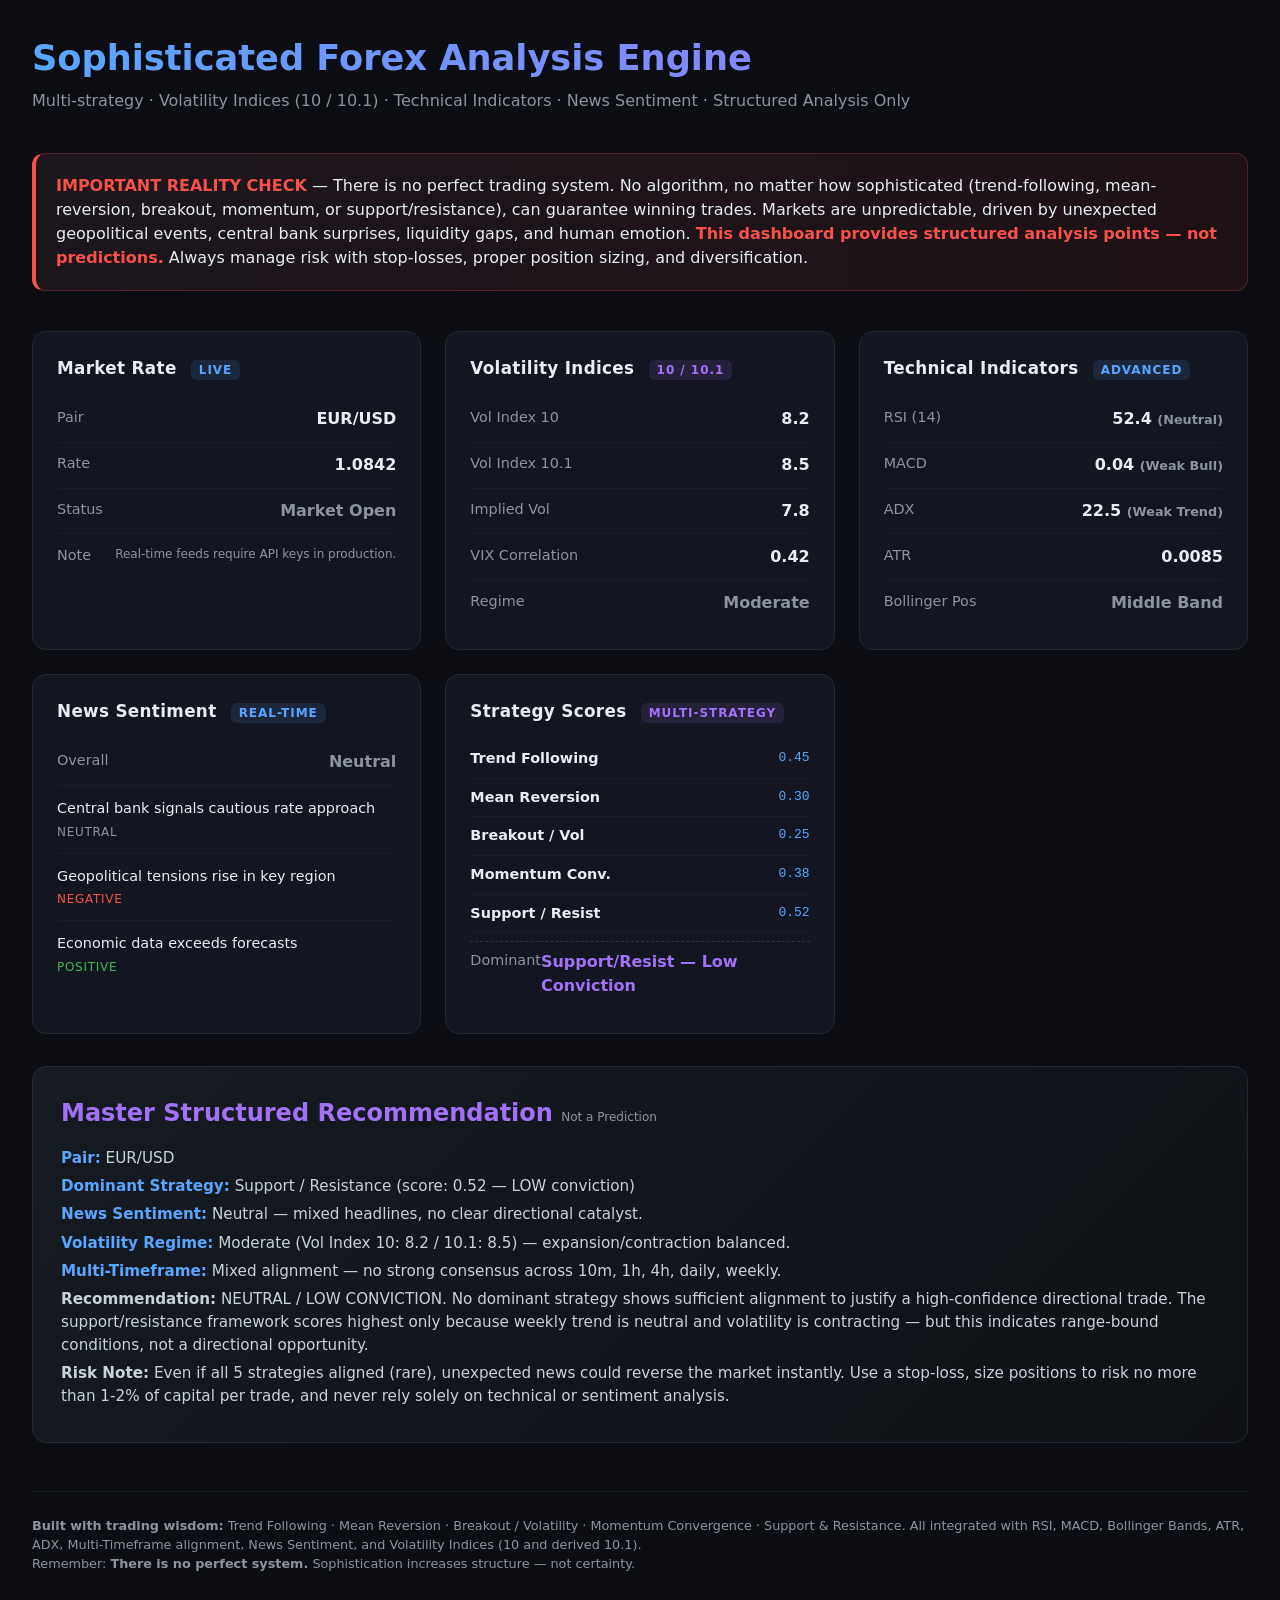
<file: dashboard/index.html>
<!DOCTYPE html>
<html lang="en">
<head>
  <meta charset="UTF-8">
  <meta name="viewport" content="width=device-width, initial-scale=1.0">
  <title>Forex Analysis — Sophisticated Multi-Strategy Engine</title>
  <style>
    :root { --bg: #0b0d12; --card: #131620; --text: #e6edf3; --accent: #58a6ff; --positive: #3fb950; --negative: #f85149; --neutral: #8b949e; --warning: #d29922; --purple: #a371f7; }
    * { box-sizing: border-box; margin: 0; padding: 0; }
    body { font-family: system-ui, -apple-system, sans-serif; background: var(--bg); color: var(--text); padding: 2rem; line-height: 1.5; }
    header { margin-bottom: 2.5rem; }
    h1 { font-size: 2.2rem; background: linear-gradient(90deg, var(--accent), var(--purple)); -webkit-background-clip: text; -webkit-text-fill-color: transparent; background-clip: text; }
    .subtitle { color: var(--neutral); font-size: 1rem; margin-top: 0.25rem; }
    .banner-warning { background: linear-gradient(90deg, rgba(243, 139, 168, 0.08), rgba(248, 81, 73, 0.08)); border: 1px solid rgba(248, 81, 73, 0.25); border-left: 4px solid var(--negative); padding: 1.25rem; border-radius: 12px; margin-bottom: 2.5rem; }
    .banner-warning strong { color: var(--negative); }
    .grid { display: grid; grid-template-columns: repeat(auto-fit, minmax(340px, 1fr)); gap: 1.5rem; }
    .card { background: var(--card); border: 1px solid #232833; border-radius: 14px; padding: 1.5rem; transition: transform 0.15s ease; }
    .card:hover { transform: translateY(-2px); border-color: #30363d; }
    .card h2 { font-size: 1.05rem; margin-bottom: 1rem; letter-spacing: 0.02em; }
    .card h2 .tag { font-size: 0.75rem; text-transform: uppercase; letter-spacing: 0.08em; padding: 0.2rem 0.5rem; border-radius: 6px; margin-left: 0.5rem; }
    .tag-blue { background: rgba(88,166,255,0.12); color: var(--accent); }
    .tag-purple { background: rgba(163,113,247,0.12); color: var(--purple); }
    .tag-warn { background: rgba(210,153,34,0.12); color: var(--warning); }
    .metric { display: flex; justify-content: space-between; padding: 0.65rem 0; border-bottom: 1px solid #1a1d24; }
    .metric:last-child { border-bottom: none; }
    .label { color: var(--neutral); font-size: 0.9rem; }
    .value { font-weight: 600; font-variant-numeric: tabular-nums; }
    .pos { color: var(--positive); }
    .neg { color: var(--negative); }
    .neu { color: var(--neutral); }
    .warn { color: var(--warning); }
    .news-item { padding: 0.75rem 0; border-bottom: 1px solid #1a1d24; }
    .news-item:last-child { border-bottom: none; }
    .news-title { font-size: 0.9rem; }
    .news-sentiment { font-size: 0.75rem; text-transform: uppercase; letter-spacing: 0.06em; margin-top: 0.2rem; }
    .strategy-row { display: flex; justify-content: space-between; padding: 0.5rem 0; border-bottom: 1px solid #1a1d24; }
    .strategy-row:last-child { border-bottom: none; }
    .strategy-name { font-weight: 600; font-size: 0.9rem; }
    .strategy-score { font-family: monospace; color: var(--accent); }
    .master-box { background: linear-gradient(135deg, #161b22, #0e1015); border: 1px solid #232833; border-radius: 14px; padding: 1.75rem; }
    .master-box h2 { color: var(--purple); margin-bottom: 1rem; }
    .master-box p { color: #c9d1d9; font-size: 0.95rem; margin-bottom: 0.35rem; }
    .highlight { color: var(--accent); font-weight: 600; }
    footer { margin-top: 3rem; color: var(--neutral); font-size: 0.8rem; border-top: 1px solid #1a1d24; padding-top: 1.5rem; }
    footer a { color: var(--accent); text-decoration: none; }
  </style>
</head>
<body>
  <header>
    <h1>Sophisticated Forex Analysis Engine</h1>
    <p class="subtitle">Multi-strategy · Volatility Indices (10 / 10.1) · Technical Indicators · News Sentiment · Structured Analysis Only</p>
  </header>

  <div class="banner-warning">
    <strong>IMPORTANT REALITY CHECK</strong> — There is no perfect trading system. No algorithm, no matter how sophisticated (trend-following, mean-reversion, breakout, momentum, or support/resistance), can guarantee winning trades. Markets are unpredictable, driven by unexpected geopolitical events, central bank surprises, liquidity gaps, and human emotion. <strong>This dashboard provides structured analysis points — not predictions.</strong> Always manage risk with stop-losses, proper position sizing, and diversification.
  </div>

  <div class="grid">
    <!-- Market Rate -->
    <div class="card">
      <h2>Market Rate <span class="tag tag-blue">Live</span></h2>
      <div class="metric"><span class="label">Pair</span> <span class="value">EUR/USD</span></div>
      <div class="metric"><span class="label">Rate</span> <span class="value">1.0842</span></div>
      <div class="metric"><span class="label">Status</span> <span class="value neu">Market Open</span></div>
      <div class="metric"><span class="label">Note</span> <span class="label" style="font-size:0.75rem;color:#8b949e;">Real-time feeds require API keys in production.</span></div>
    </div>

    <!-- Volatility Indices -->
    <div class="card">
      <h2>Volatility Indices <span class="tag tag-purple">10 / 10.1</span></h2>
      <div class="metric"><span class="label">Vol Index 10</span> <span class="value">8.2</span></div>
      <div class="metric"><span class="label">Vol Index 10.1</span> <span class="value">8.5</span></div>
      <div class="metric"><span class="label">Implied Vol</span> <span class="value">7.8</span></div>
      <div class="metric"><span class="label">VIX Correlation</span> <span class="value">0.42</span></div>
      <div class="metric"><span class="label">Regime</span> <span class="value neu">Moderate</span></div>
    </div>

    <!-- Technical Indicators -->
    <div class="card">
      <h2>Technical Indicators <span class="tag tag-blue">Advanced</span></h2>
      <div class="metric"><span class="label">RSI (14)</span> <span class="value">52.4 <span class="neu" style="font-size:0.8rem;">(Neutral)</span></span></div>
      <div class="metric"><span class="label">MACD</span> <span class="value">0.04 <span class="neu" style="font-size:0.8rem;">(Weak Bull)</span></span></div>
      <div class="metric"><span class="label">ADX</span> <span class="value">22.5 <span class="neu" style="font-size:0.8rem;">(Weak Trend)</span></span></div>
      <div class="metric"><span class="label">ATR</span> <span class="value">0.0085</span></div>
      <div class="metric"><span class="label">Bollinger Pos</span> <span class="value neu">Middle Band</span></div>
    </div>

    <!-- News Sentiment -->
    <div class="card">
      <h2>News Sentiment <span class="tag tag-blue">Real-Time</span></h2>
      <div class="metric"><span class="label">Overall</span> <span class="value neu">Neutral</span></div>
      <div class="news-item">
        <div class="news-title">Central bank signals cautious rate approach</div>
        <div class="news-sentiment neu">Neutral</div>
      </div>
      <div class="news-item">
        <div class="news-title">Geopolitical tensions rise in key region</div>
        <div class="news-sentiment neg">Negative</div>
      </div>
      <div class="news-item">
        <div class="news-title">Economic data exceeds forecasts</div>
        <div class="news-sentiment pos">Positive</div>
      </div>
    </div>

    <!-- Strategy Scores -->
    <div class="card">
      <h2>Strategy Scores <span class="tag tag-purple">Multi-Strategy</span></h2>
      <div class="strategy-row"><span class="strategy-name">Trend Following</span> <span class="strategy-score">0.45</span></div>
      <div class="strategy-row"><span class="strategy-name">Mean Reversion</span> <span class="strategy-score">0.30</span></div>
      <div class="strategy-row"><span class="strategy-name">Breakout / Vol</span> <span class="strategy-score">0.25</span></div>
      <div class="strategy-row"><span class="strategy-name">Momentum Conv.</span> <span class="strategy-score">0.38</span></div>
      <div class="strategy-row"><span class="strategy-name">Support / Resist</span> <span class="strategy-score">0.52</span></div>
      <div class="metric" style="margin-top:0.5rem; padding-top:0.5rem; border-top:1px dashed #30363d;"><span class="label">Dominant</span> <span class="value" style="color:var(--purple);">Support/Resist — Low Conviction</span></div>
    </div>
  </div>

  <div class="master-box" style="margin-top: 2rem;">
    <h2>Master Structured Recommendation <span style="font-size:0.75rem; color:#8b949e; font-weight:400;">Not a Prediction</span></h2>
    <p><span class="highlight">Pair:</span> EUR/USD</p>
    <p><span class="highlight">Dominant Strategy:</span> Support / Resistance (score: 0.52 — LOW conviction)</p>
    <p><span class="highlight">News Sentiment:</span> Neutral — mixed headlines, no clear directional catalyst.</p>
    <p><span class="highlight">Volatility Regime:</span> Moderate (Vol Index 10: 8.2 / 10.1: 8.5) — expansion/contraction balanced.</p>
    <p><span class="highlight">Multi-Timeframe:</span> Mixed alignment — no strong consensus across 10m, 1h, 4h, daily, weekly.</p>
    <p><strong>Recommendation:</strong> NEUTRAL / LOW CONVICTION. No dominant strategy shows sufficient alignment to justify a high-confidence directional trade. The support/resistance framework scores highest only because weekly trend is neutral and volatility is contracting — but this indicates range-bound conditions, not a directional opportunity.</p>
    <p><strong>Risk Note:</strong> Even if all 5 strategies aligned (rare), unexpected news could reverse the market instantly. Use a stop-loss, size positions to risk no more than 1-2% of capital per trade, and never rely solely on technical or sentiment analysis.</p>
  </div>

  <footer>
    <p><strong>Built with trading wisdom:</strong> Trend Following · Mean Reversion · Breakout / Volatility · Momentum Convergence · Support & Resistance. All integrated with RSI, MACD, Bollinger Bands, ATR, ADX, Multi-Timeframe alignment, News Sentiment, and Volatility Indices (10 and derived 10.1).</p>
    <p>Remember: <strong>There is no perfect system.</strong> Sophistication increases structure — not certainty.</p>
  </footer>
</body>
</html>
</file>
